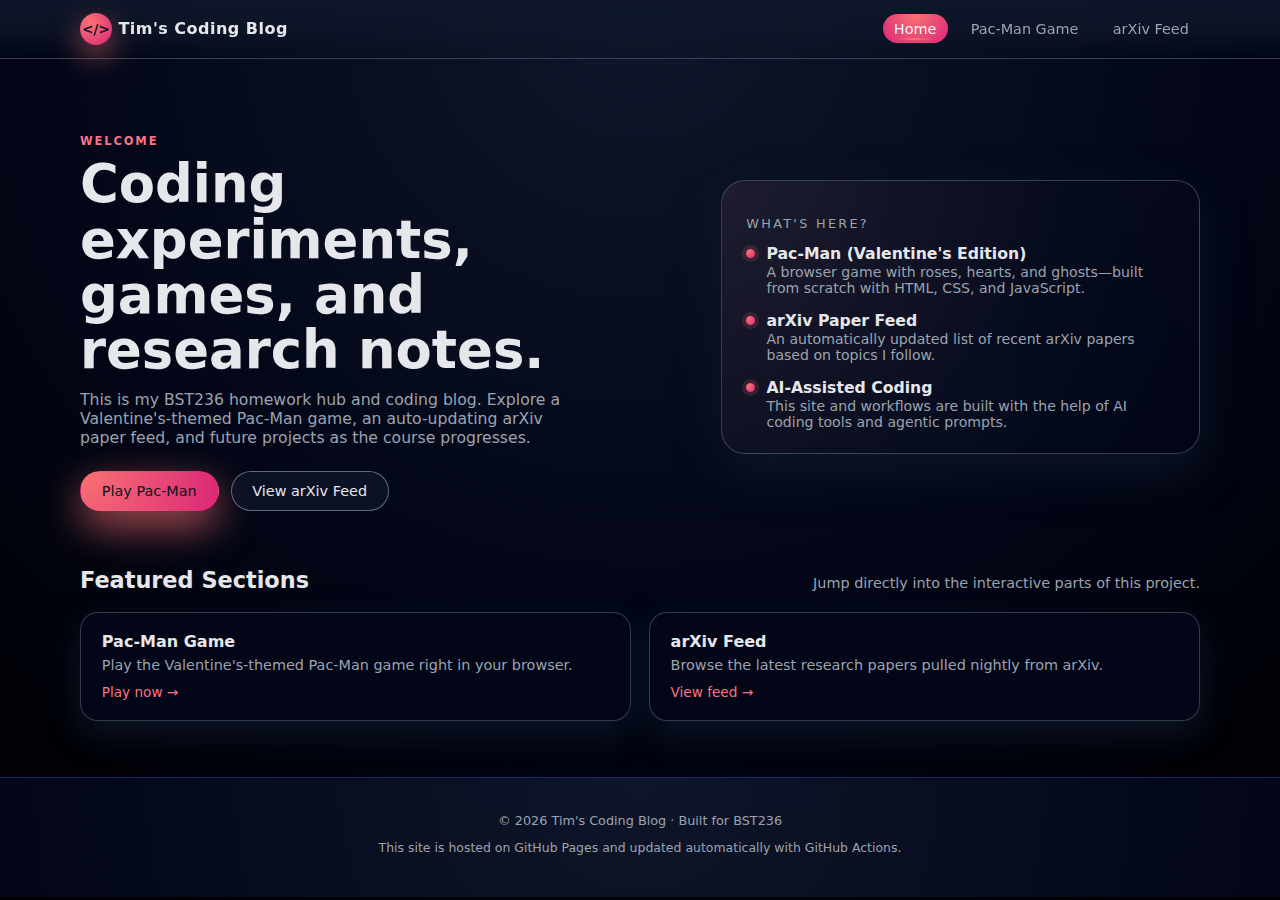
<file: index.html>
<!DOCTYPE html>
<html lang="en">
  <head>
    <meta charset="UTF-8" />
    <meta name="viewport" content="width=device-width, initial-scale=1.0" />
    <title>Tim's Coding Blog</title>
    <link rel="stylesheet" href="styles.css" />
  </head>
  <body>
    <header class="site-header">
      <div class="container header-content">
        <div class="brand">
          <span class="brand-mark">&lt;/&gt;</span>
          <span class="brand-text">Tim's Coding Blog</span>
        </div>
        <nav class="nav">
          <a href="index.html" class="nav-link active">Home</a>
          <a href="pacman.html" class="nav-link">Pac-Man Game</a>
          <a href="arxiv.html" class="nav-link">arXiv Feed</a>
        </nav>
      </div>
    </header>

    <main class="site-main">
      <section class="hero">
        <div class="container hero-grid">
          <div>
            <p class="eyebrow">Welcome</p>
            <h1>Coding experiments, games, and research notes.</h1>
            <p class="hero-text">
              This is my BST236 homework hub and coding blog. Explore a
              Valentine's-themed Pac-Man game, an auto-updating arXiv paper
              feed, and future projects as the course progresses.
            </p>
            <div class="hero-actions">
              <a href="pacman.html" class="btn primary">Play Pac-Man</a>
              <a href="arxiv.html" class="btn ghost">View arXiv Feed</a>
            </div>
          </div>
          <div class="hero-card">
            <p class="hero-card-label">What's here?</p>
            <ul class="hero-list">
              <li>
                <span class="dot"></span>
                <div>
                  <h3>Pac-Man (Valentine's Edition)</h3>
                  <p>
                    A browser game with roses, hearts, and ghosts—built from
                    scratch with HTML, CSS, and JavaScript.
                  </p>
                </div>
              </li>
              <li>
                <span class="dot"></span>
                <div>
                  <h3>arXiv Paper Feed</h3>
                  <p>
                    An automatically updated list of recent arXiv papers based
                    on topics I follow.
                  </p>
                </div>
              </li>
              <li>
                <span class="dot"></span>
                <div>
                  <h3>AI-Assisted Coding</h3>
                  <p>
                    This site and workflows are built with the help of AI
                    coding tools and agentic prompts.
                  </p>
                </div>
              </li>
            </ul>
          </div>
        </div>
      </section>

      <section class="container section">
        <header class="section-header">
          <h2>Featured Sections</h2>
          <p>Jump directly into the interactive parts of this project.</p>
        </header>
        <div class="card-grid">
          <a href="pacman.html" class="card">
            <h3>Pac-Man Game</h3>
            <p>
              Play the Valentine's-themed Pac-Man game right in your browser.
            </p>
            <span class="card-cta">Play now →</span>
          </a>
          <a href="arxiv.html" class="card">
            <h3>arXiv Feed</h3>
            <p>
              Browse the latest research papers pulled nightly from arXiv.
            </p>
            <span class="card-cta">View feed →</span>
          </a>
        </div>
      </section>
    </main>

    <footer class="site-footer">
      <div class="container footer-content">
        <p>© <span id="year"></span> Tim's Coding Blog · Built for BST236</p>
        <p class="footer-note">
          This site is hosted on GitHub Pages and updated automatically with
          GitHub Actions.
        </p>
      </div>
    </footer>

    <script>
      document.getElementById("year").textContent =
        new Date().getFullYear().toString();
    </script>
  </body>
  </html>
</file>
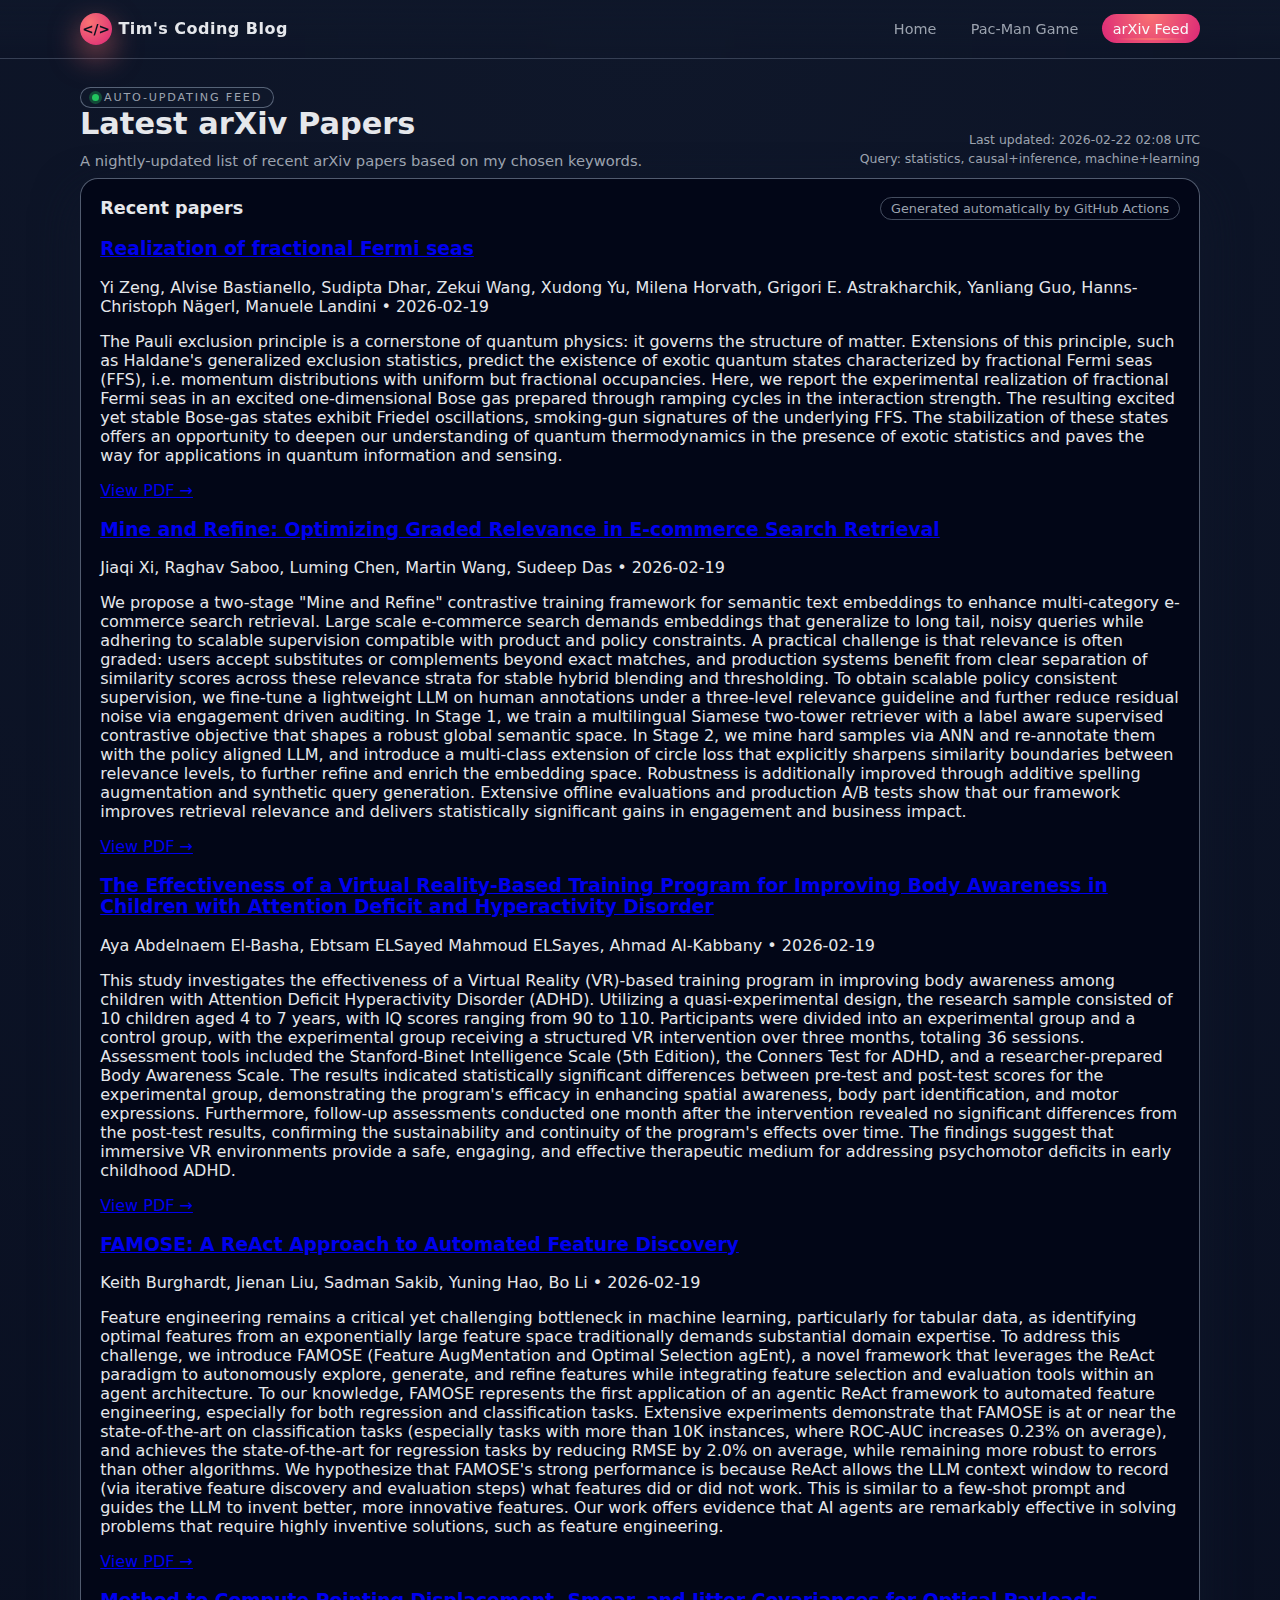
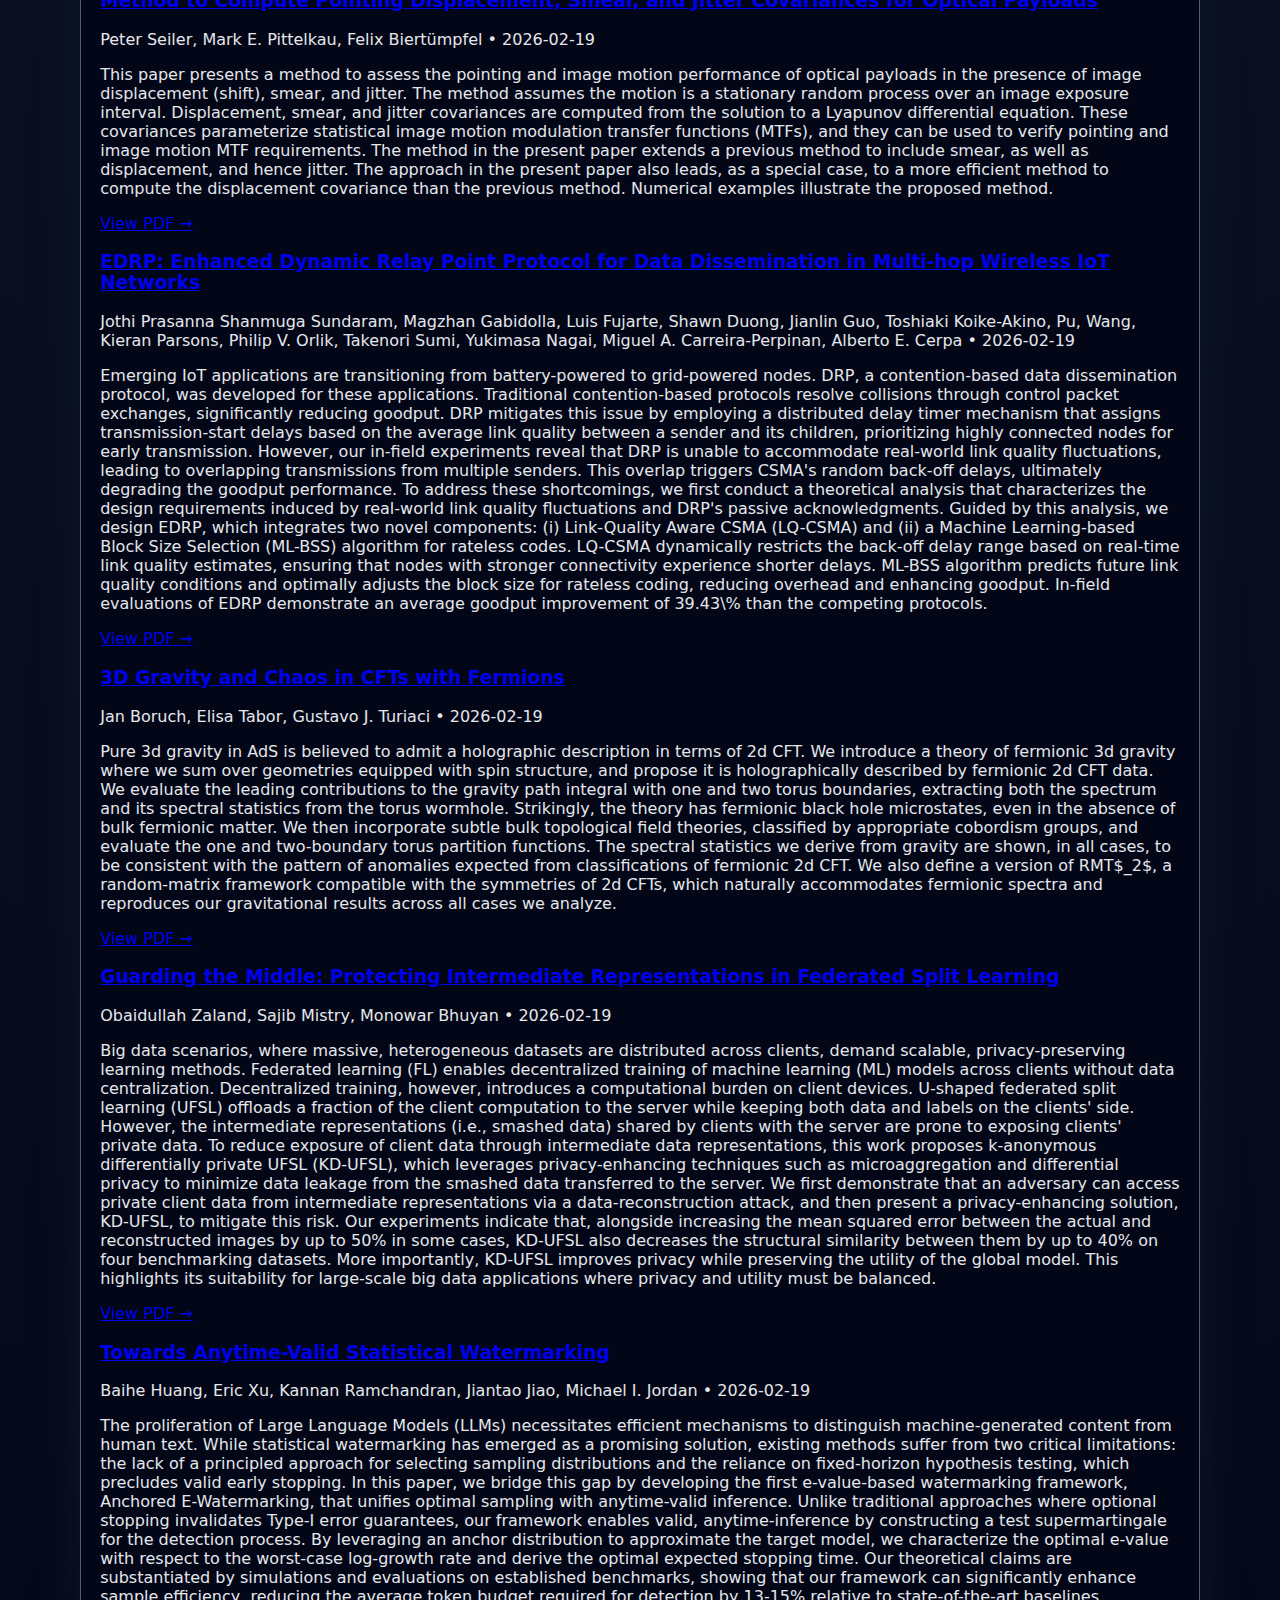
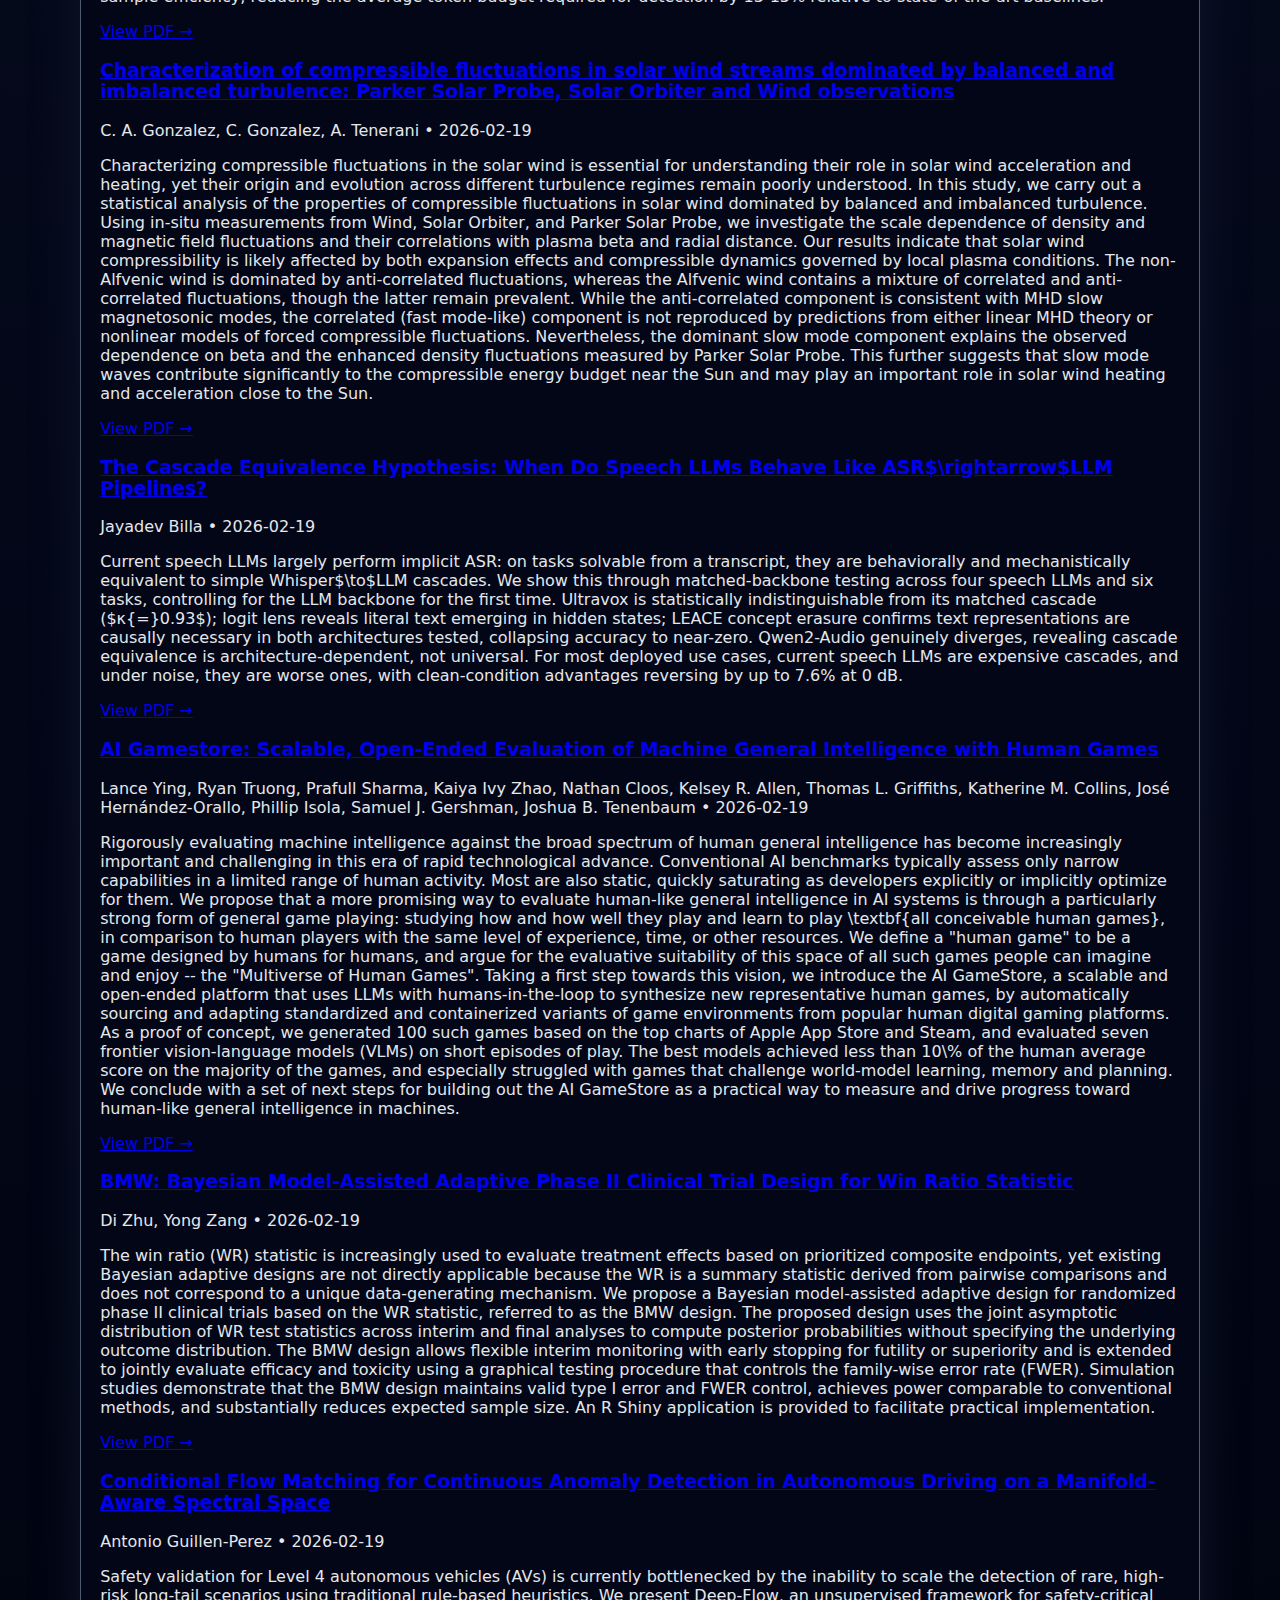
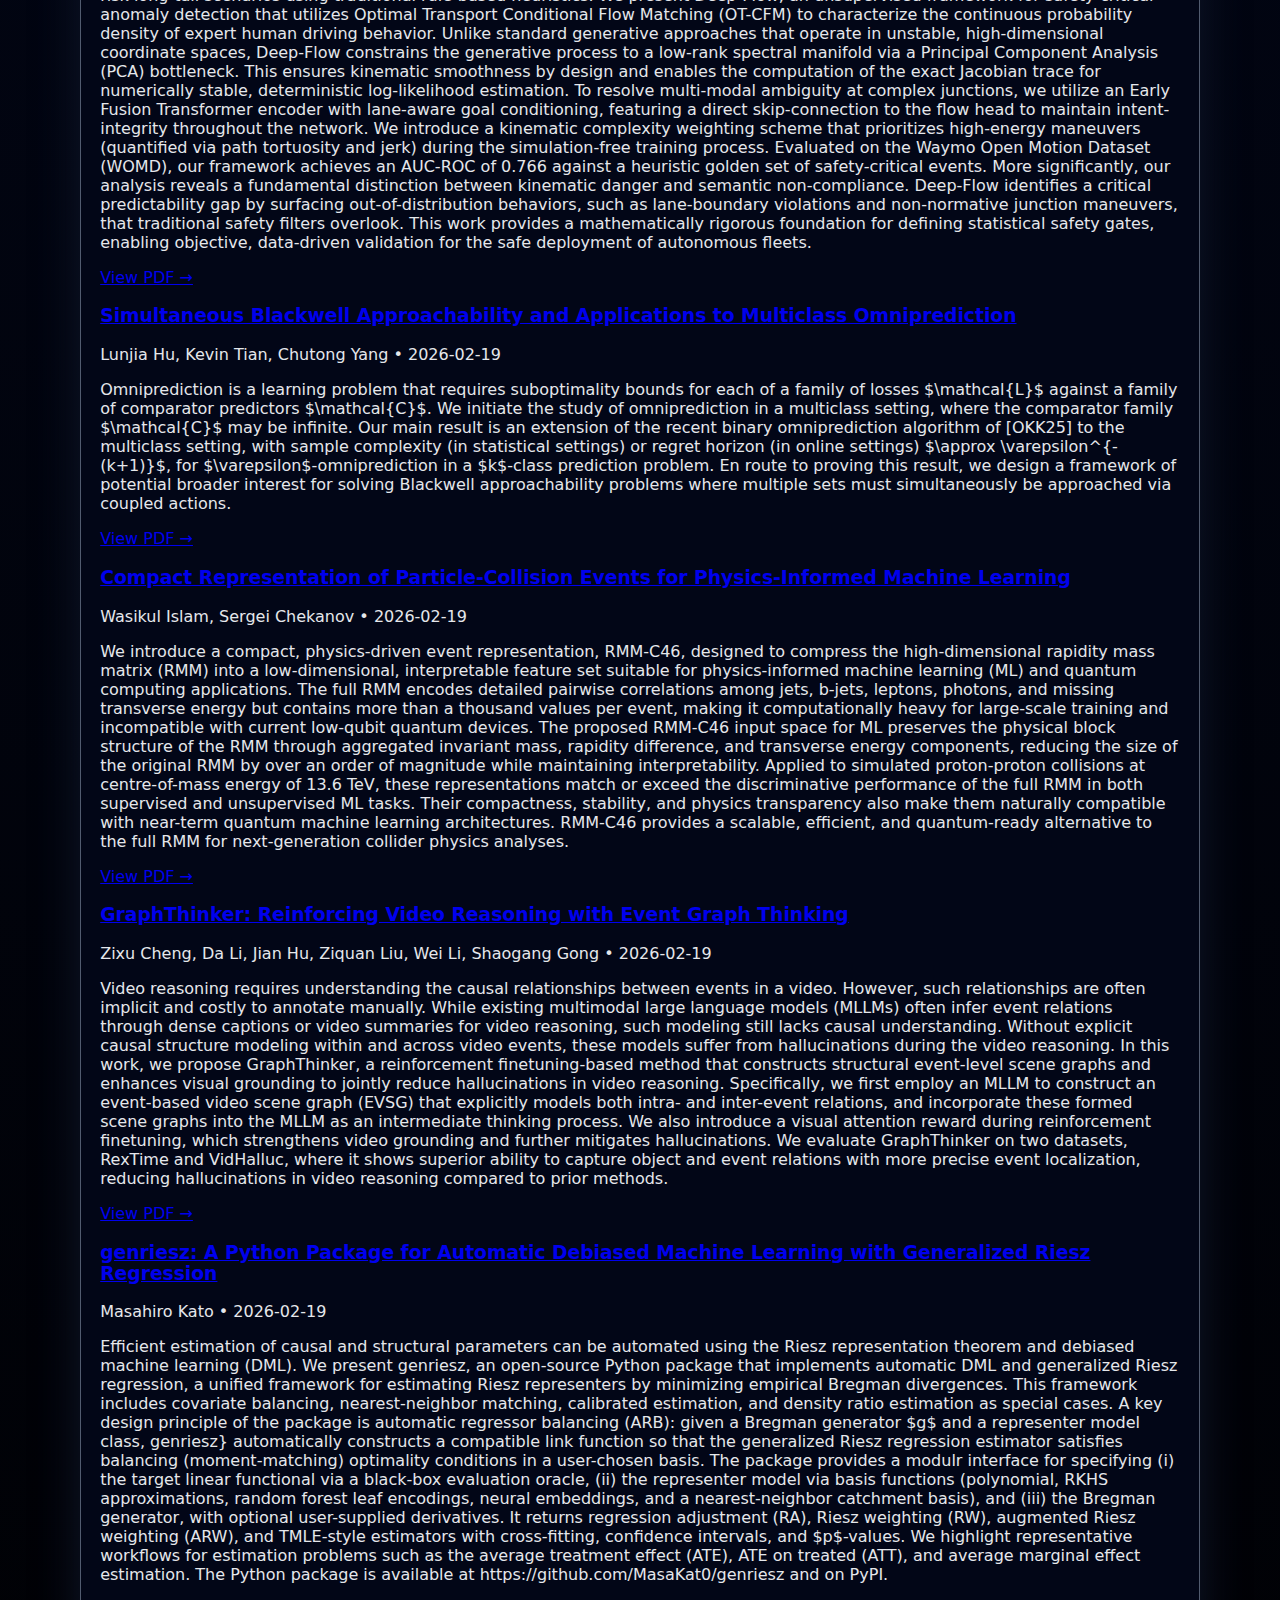
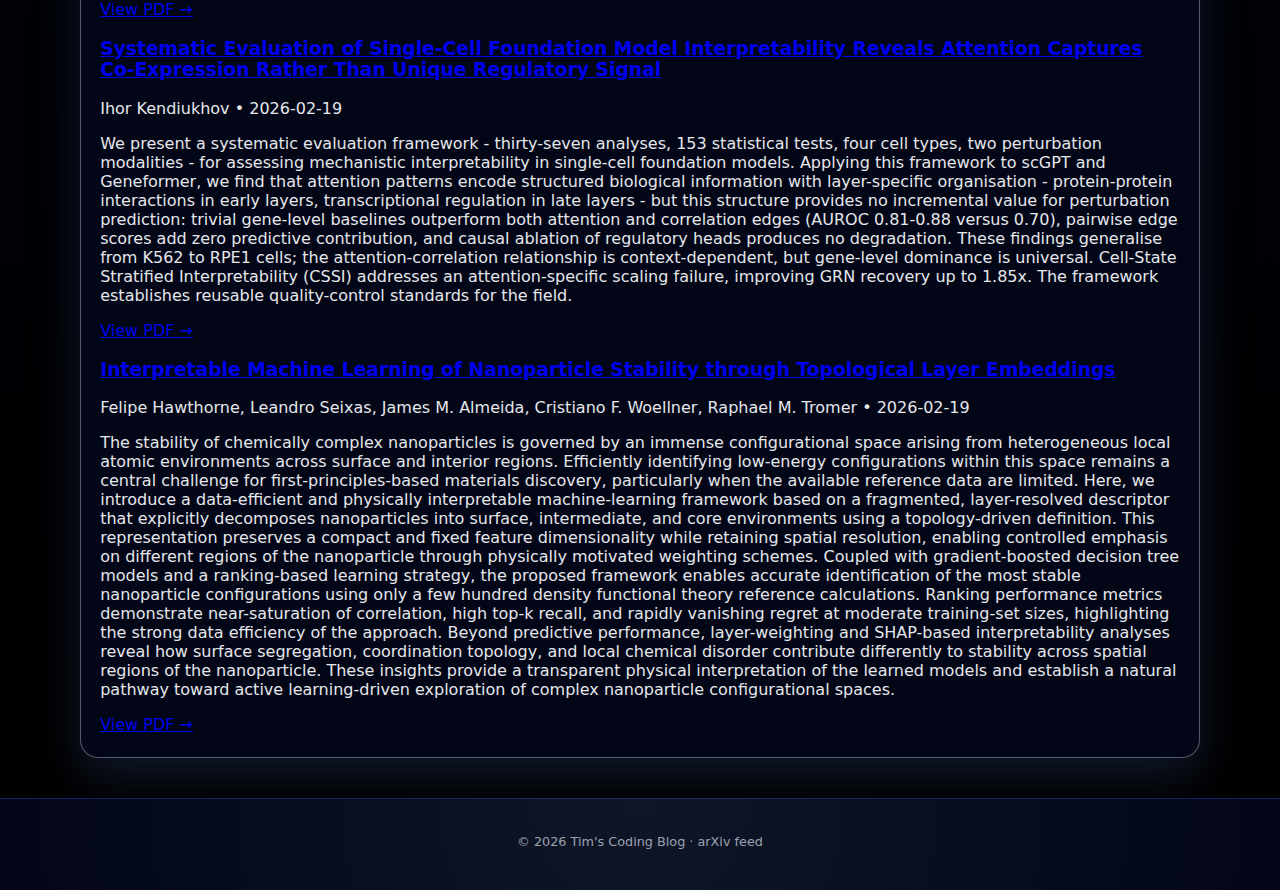
<file: arxiv.html>
<!DOCTYPE html>
<html lang="en">
  <head>
    <meta charset="UTF-8" />
    <meta name="viewport" content="width=device-width, initial-scale=1.0" />
    <title>arXiv Feed · Tim's Coding Blog</title>
    <link rel="stylesheet" href="styles.css" />
  </head>
  <body>
    <header class="site-header">
      <div class="container header-content">
        <div class="brand">
          <span class="brand-mark">&lt;/&gt;</span>
          <span class="brand-text">Tim's Coding Blog</span>
        </div>
        <nav class="nav">
          <a href="index.html" class="nav-link">Home</a>
          <a href="pacman.html" class="nav-link">Pac-Man Game</a>
          <a href="arxiv.html" class="nav-link active">arXiv Feed</a>
        </nav>
      </div>
    </header>

    <main class="page-main">
      <section class="container page-header">
        <div
          style="
            display: flex;
            justify-content: space-between;
            gap: 1rem;
            align-items: flex-end;
          "
        >
          <div>
            <div class="pill">
              <span class="pill-dot"></span>
              <span>Auto-updating feed</span>
            </div>
            <h1>Latest arXiv Papers</h1>
            <p>
              A nightly-updated list of recent arXiv papers based on my chosen
              keywords.
            </p>
          </div>
          <div
            style="
              text-align: right;
              font-size: 0.78rem;
              color: #9ca3af;
              line-height: 1.5;
            "
          >
            <div>Last updated: <span id="last-updated">2026-02-22 02:08 UTC</span></div>
            <div>Query: <span>statistics, causal+inference, machine+learning</span></div>
          </div>
        </div>
      </section>

      <section class="container">
        <div
          style="
            border-radius: 18px;
            border: 1px solid rgba(148, 163, 184, 0.55);
            background: radial-gradient(circle at top, #020617, #020617);
            box-shadow: 0 18px 45px rgba(15, 23, 42, 1);
            padding: 1.1rem 1.2rem 1.4rem;
          "
        >
          <div
            style="
              display: flex;
              justify-content: space-between;
              align-items: center;
              margin-bottom: 0.7rem;
              gap: 0.8rem;
            "
          >
            <h2
              style="
                margin: 0;
                font-size: 1.1rem;
                display: flex;
                align-items: center;
                gap: 0.35rem;
              "
            >
              <span>Recent papers</span>
            </h2>
            <span
              style="
                font-size: 0.8rem;
                color: #9ca3af;
                border-radius: 999px;
                padding: 0.18rem 0.6rem;
                border: 1px solid rgba(148, 163, 184, 0.45);
              "
              >Generated automatically by GitHub Actions</span
            >
          </div>

          <div class="paper-list">
            <article class="paper-card">
  <h3 class="paper-title">
    <a href="https://arxiv.org/pdf/2602.17657v1" target="_blank" rel="noopener noreferrer">
      Realization of fractional Fermi seas
    </a>
  </h3>
  <p class="paper-meta">
    <span class="paper-authors">Yi Zeng, Alvise Bastianello, Sudipta Dhar, Zekui Wang, Xudong Yu, Milena Horvath, Grigori E. Astrakharchik, Yanliang Guo, Hanns-Christoph Nägerl, Manuele Landini</span>
    <span class="paper-dot">•</span>
    <span class="paper-date">2026-02-19</span>
  </p>
  <p class="paper-abstract">The Pauli exclusion principle is a cornerstone of quantum physics: it governs the structure of matter. Extensions of this principle, such as Haldane&#x27;s generalized exclusion statistics, predict the existence of exotic quantum states characterized by fractional Fermi seas (FFS), i.e. momentum distributions with uniform but fractional occupancies. Here, we report the experimental realization of fractional Fermi seas in an excited one-dimensional Bose gas prepared through ramping cycles in the interaction strength. The resulting excited yet stable Bose-gas states exhibit Friedel oscillations, smoking-gun signatures of the underlying FFS. The stabilization of these states offers an opportunity to deepen our understanding of quantum thermodynamics in the presence of exotic statistics and paves the way for applications in quantum information and sensing.</p>
  <a class="paper-link" href="https://arxiv.org/pdf/2602.17657v1" target="_blank" rel="noopener noreferrer">
    View PDF →
  </a>
</article>

<article class="paper-card">
  <h3 class="paper-title">
    <a href="https://arxiv.org/pdf/2602.17654v1" target="_blank" rel="noopener noreferrer">
      Mine and Refine: Optimizing Graded Relevance in E-commerce Search Retrieval
    </a>
  </h3>
  <p class="paper-meta">
    <span class="paper-authors">Jiaqi Xi, Raghav Saboo, Luming Chen, Martin Wang, Sudeep Das</span>
    <span class="paper-dot">•</span>
    <span class="paper-date">2026-02-19</span>
  </p>
  <p class="paper-abstract">We propose a two-stage &quot;Mine and Refine&quot; contrastive training framework for semantic text embeddings to enhance multi-category e-commerce search retrieval. Large scale e-commerce search demands embeddings that generalize to long tail, noisy queries while adhering to scalable supervision compatible with product and policy constraints. A practical challenge is that relevance is often graded: users accept substitutes or complements beyond exact matches, and production systems benefit from clear separation of similarity scores across these relevance strata for stable hybrid blending and thresholding. To obtain scalable policy consistent supervision, we fine-tune a lightweight LLM on human annotations under a three-level relevance guideline and further reduce residual noise via engagement driven auditing. In Stage 1, we train a multilingual Siamese two-tower retriever with a label aware supervised contrastive objective that shapes a robust global semantic space. In Stage 2, we mine hard samples via ANN and re-annotate them with the policy aligned LLM, and introduce a multi-class extension of circle loss that explicitly sharpens similarity boundaries between relevance levels, to further refine and enrich the embedding space. Robustness is additionally improved through additive spelling augmentation and synthetic query generation. Extensive offline evaluations and production A/B tests show that our framework improves retrieval relevance and delivers statistically significant gains in engagement and business impact.</p>
  <a class="paper-link" href="https://arxiv.org/pdf/2602.17654v1" target="_blank" rel="noopener noreferrer">
    View PDF →
  </a>
</article>

<article class="paper-card">
  <h3 class="paper-title">
    <a href="https://arxiv.org/pdf/2602.17649v1" target="_blank" rel="noopener noreferrer">
      The Effectiveness of a Virtual Reality-Based Training Program for Improving Body Awareness in Children with Attention Deficit and Hyperactivity Disorder
    </a>
  </h3>
  <p class="paper-meta">
    <span class="paper-authors">Aya Abdelnaem El-Basha, Ebtsam ELSayed Mahmoud ELSayes, Ahmad Al-Kabbany</span>
    <span class="paper-dot">•</span>
    <span class="paper-date">2026-02-19</span>
  </p>
  <p class="paper-abstract">This study investigates the effectiveness of a Virtual Reality (VR)-based training program in improving body awareness among children with Attention Deficit Hyperactivity Disorder (ADHD). Utilizing a quasi-experimental design, the research sample consisted of 10 children aged 4 to 7 years, with IQ scores ranging from 90 to 110. Participants were divided into an experimental group and a control group, with the experimental group receiving a structured VR intervention over three months, totaling 36 sessions. Assessment tools included the Stanford-Binet Intelligence Scale (5th Edition), the Conners Test for ADHD, and a researcher-prepared Body Awareness Scale. The results indicated statistically significant differences between pre-test and post-test scores for the experimental group, demonstrating the program&#x27;s efficacy in enhancing spatial awareness, body part identification, and motor expressions. Furthermore, follow-up assessments conducted one month after the intervention revealed no significant differences from the post-test results, confirming the sustainability and continuity of the program&#x27;s effects over time. The findings suggest that immersive VR environments provide a safe, engaging, and effective therapeutic medium for addressing psychomotor deficits in early childhood ADHD.</p>
  <a class="paper-link" href="https://arxiv.org/pdf/2602.17649v1" target="_blank" rel="noopener noreferrer">
    View PDF →
  </a>
</article>

<article class="paper-card">
  <h3 class="paper-title">
    <a href="https://arxiv.org/pdf/2602.17641v1" target="_blank" rel="noopener noreferrer">
      FAMOSE: A ReAct Approach to Automated Feature Discovery
    </a>
  </h3>
  <p class="paper-meta">
    <span class="paper-authors">Keith Burghardt, Jienan Liu, Sadman Sakib, Yuning Hao, Bo Li</span>
    <span class="paper-dot">•</span>
    <span class="paper-date">2026-02-19</span>
  </p>
  <p class="paper-abstract">Feature engineering remains a critical yet challenging bottleneck in machine learning, particularly for tabular data, as identifying optimal features from an exponentially large feature space traditionally demands substantial domain expertise. To address this challenge, we introduce FAMOSE (Feature AugMentation and Optimal Selection agEnt), a novel framework that leverages the ReAct paradigm to autonomously explore, generate, and refine features while integrating feature selection and evaluation tools within an agent architecture. To our knowledge, FAMOSE represents the first application of an agentic ReAct framework to automated feature engineering, especially for both regression and classification tasks. Extensive experiments demonstrate that FAMOSE is at or near the state-of-the-art on classification tasks (especially tasks with more than 10K instances, where ROC-AUC increases 0.23% on average), and achieves the state-of-the-art for regression tasks by reducing RMSE by 2.0% on average, while remaining more robust to errors than other algorithms. We hypothesize that FAMOSE&#x27;s strong performance is because ReAct allows the LLM context window to record (via iterative feature discovery and evaluation steps) what features did or did not work. This is similar to a few-shot prompt and guides the LLM to invent better, more innovative features. Our work offers evidence that AI agents are remarkably effective in solving problems that require highly inventive solutions, such as feature engineering.</p>
  <a class="paper-link" href="https://arxiv.org/pdf/2602.17641v1" target="_blank" rel="noopener noreferrer">
    View PDF →
  </a>
</article>

<article class="paper-card">
  <h3 class="paper-title">
    <a href="https://arxiv.org/pdf/2602.17621v1" target="_blank" rel="noopener noreferrer">
      Method to Compute Pointing Displacement, Smear, and Jitter Covariances for Optical Payloads
    </a>
  </h3>
  <p class="paper-meta">
    <span class="paper-authors">Peter Seiler, Mark E. Pittelkau, Felix Biertümpfel</span>
    <span class="paper-dot">•</span>
    <span class="paper-date">2026-02-19</span>
  </p>
  <p class="paper-abstract">This paper presents a method to assess the pointing and image motion performance of optical payloads in the presence of image displacement (shift), smear, and jitter. The method assumes the motion is a stationary random process over an image exposure interval. Displacement, smear, and jitter covariances are computed from the solution to a Lyapunov differential equation. These covariances parameterize statistical image motion modulation transfer functions (MTFs), and they can be used to verify pointing and image motion MTF requirements. The method in the present paper extends a previous method to include smear, as well as displacement, and hence jitter. The approach in the present paper also leads, as a special case, to a more efficient method to compute the displacement covariance than the previous method. Numerical examples illustrate the proposed method.</p>
  <a class="paper-link" href="https://arxiv.org/pdf/2602.17621v1" target="_blank" rel="noopener noreferrer">
    View PDF →
  </a>
</article>

<article class="paper-card">
  <h3 class="paper-title">
    <a href="https://arxiv.org/pdf/2602.17619v1" target="_blank" rel="noopener noreferrer">
      EDRP: Enhanced Dynamic Relay Point Protocol for Data Dissemination in Multi-hop Wireless IoT Networks
    </a>
  </h3>
  <p class="paper-meta">
    <span class="paper-authors">Jothi Prasanna Shanmuga Sundaram, Magzhan Gabidolla, Luis Fujarte, Shawn Duong, Jianlin Guo, Toshiaki Koike-Akino, Pu, Wang, Kieran Parsons, Philip V. Orlik, Takenori Sumi, Yukimasa Nagai, Miguel A. Carreira-Perpinan, Alberto E. Cerpa</span>
    <span class="paper-dot">•</span>
    <span class="paper-date">2026-02-19</span>
  </p>
  <p class="paper-abstract">Emerging IoT applications are transitioning from battery-powered to grid-powered nodes. DRP, a contention-based data dissemination protocol, was developed for these applications. Traditional contention-based protocols resolve collisions through control packet exchanges, significantly reducing goodput. DRP mitigates this issue by employing a distributed delay timer mechanism that assigns transmission-start delays based on the average link quality between a sender and its children, prioritizing highly connected nodes for early transmission. However, our in-field experiments reveal that DRP is unable to accommodate real-world link quality fluctuations, leading to overlapping transmissions from multiple senders. This overlap triggers CSMA&#x27;s random back-off delays, ultimately degrading the goodput performance. To address these shortcomings, we first conduct a theoretical analysis that characterizes the design requirements induced by real-world link quality fluctuations and DRP&#x27;s passive acknowledgments. Guided by this analysis, we design EDRP, which integrates two novel components: (i) Link-Quality Aware CSMA (LQ-CSMA) and (ii) a Machine Learning-based Block Size Selection (ML-BSS) algorithm for rateless codes. LQ-CSMA dynamically restricts the back-off delay range based on real-time link quality estimates, ensuring that nodes with stronger connectivity experience shorter delays. ML-BSS algorithm predicts future link quality conditions and optimally adjusts the block size for rateless coding, reducing overhead and enhancing goodput. In-field evaluations of EDRP demonstrate an average goodput improvement of 39.43\% than the competing protocols.</p>
  <a class="paper-link" href="https://arxiv.org/pdf/2602.17619v1" target="_blank" rel="noopener noreferrer">
    View PDF →
  </a>
</article>

<article class="paper-card">
  <h3 class="paper-title">
    <a href="https://arxiv.org/pdf/2602.17618v1" target="_blank" rel="noopener noreferrer">
      3D Gravity and Chaos in CFTs with Fermions
    </a>
  </h3>
  <p class="paper-meta">
    <span class="paper-authors">Jan Boruch, Elisa Tabor, Gustavo J. Turiaci</span>
    <span class="paper-dot">•</span>
    <span class="paper-date">2026-02-19</span>
  </p>
  <p class="paper-abstract">Pure 3d gravity in AdS is believed to admit a holographic description in terms of 2d CFT. We introduce a theory of fermionic 3d gravity where we sum over geometries equipped with spin structure, and propose it is holographically described by fermionic 2d CFT data. We evaluate the leading contributions to the gravity path integral with one and two torus boundaries, extracting both the spectrum and its spectral statistics from the torus wormhole. Strikingly, the theory has fermionic black hole microstates, even in the absence of bulk fermionic matter. We then incorporate subtle bulk topological field theories, classified by appropriate cobordism groups, and evaluate the one and two-boundary torus partition functions. The spectral statistics we derive from gravity are shown, in all cases, to be consistent with the pattern of anomalies expected from classifications of fermionic 2d CFT. We also define a version of RMT$_2$, a random-matrix framework compatible with the symmetries of 2d CFTs, which naturally accommodates fermionic spectra and reproduces our gravitational results across all cases we analyze.</p>
  <a class="paper-link" href="https://arxiv.org/pdf/2602.17618v1" target="_blank" rel="noopener noreferrer">
    View PDF →
  </a>
</article>

<article class="paper-card">
  <h3 class="paper-title">
    <a href="https://arxiv.org/pdf/2602.17614v1" target="_blank" rel="noopener noreferrer">
      Guarding the Middle: Protecting Intermediate Representations in Federated Split Learning
    </a>
  </h3>
  <p class="paper-meta">
    <span class="paper-authors">Obaidullah Zaland, Sajib Mistry, Monowar Bhuyan</span>
    <span class="paper-dot">•</span>
    <span class="paper-date">2026-02-19</span>
  </p>
  <p class="paper-abstract">Big data scenarios, where massive, heterogeneous datasets are distributed across clients, demand scalable, privacy-preserving learning methods. Federated learning (FL) enables decentralized training of machine learning (ML) models across clients without data centralization. Decentralized training, however, introduces a computational burden on client devices. U-shaped federated split learning (UFSL) offloads a fraction of the client computation to the server while keeping both data and labels on the clients&#x27; side. However, the intermediate representations (i.e., smashed data) shared by clients with the server are prone to exposing clients&#x27; private data. To reduce exposure of client data through intermediate data representations, this work proposes k-anonymous differentially private UFSL (KD-UFSL), which leverages privacy-enhancing techniques such as microaggregation and differential privacy to minimize data leakage from the smashed data transferred to the server. We first demonstrate that an adversary can access private client data from intermediate representations via a data-reconstruction attack, and then present a privacy-enhancing solution, KD-UFSL, to mitigate this risk. Our experiments indicate that, alongside increasing the mean squared error between the actual and reconstructed images by up to 50% in some cases, KD-UFSL also decreases the structural similarity between them by up to 40% on four benchmarking datasets. More importantly, KD-UFSL improves privacy while preserving the utility of the global model. This highlights its suitability for large-scale big data applications where privacy and utility must be balanced.</p>
  <a class="paper-link" href="https://arxiv.org/pdf/2602.17614v1" target="_blank" rel="noopener noreferrer">
    View PDF →
  </a>
</article>

<article class="paper-card">
  <h3 class="paper-title">
    <a href="https://arxiv.org/pdf/2602.17608v1" target="_blank" rel="noopener noreferrer">
      Towards Anytime-Valid Statistical Watermarking
    </a>
  </h3>
  <p class="paper-meta">
    <span class="paper-authors">Baihe Huang, Eric Xu, Kannan Ramchandran, Jiantao Jiao, Michael I. Jordan</span>
    <span class="paper-dot">•</span>
    <span class="paper-date">2026-02-19</span>
  </p>
  <p class="paper-abstract">The proliferation of Large Language Models (LLMs) necessitates efficient mechanisms to distinguish machine-generated content from human text. While statistical watermarking has emerged as a promising solution, existing methods suffer from two critical limitations: the lack of a principled approach for selecting sampling distributions and the reliance on fixed-horizon hypothesis testing, which precludes valid early stopping. In this paper, we bridge this gap by developing the first e-value-based watermarking framework, Anchored E-Watermarking, that unifies optimal sampling with anytime-valid inference. Unlike traditional approaches where optional stopping invalidates Type-I error guarantees, our framework enables valid, anytime-inference by constructing a test supermartingale for the detection process. By leveraging an anchor distribution to approximate the target model, we characterize the optimal e-value with respect to the worst-case log-growth rate and derive the optimal expected stopping time. Our theoretical claims are substantiated by simulations and evaluations on established benchmarks, showing that our framework can significantly enhance sample efficiency, reducing the average token budget required for detection by 13-15% relative to state-of-the-art baselines.</p>
  <a class="paper-link" href="https://arxiv.org/pdf/2602.17608v1" target="_blank" rel="noopener noreferrer">
    View PDF →
  </a>
</article>

<article class="paper-card">
  <h3 class="paper-title">
    <a href="https://arxiv.org/pdf/2602.17606v1" target="_blank" rel="noopener noreferrer">
      Characterization of compressible fluctuations in solar wind streams dominated by balanced and imbalanced turbulence: Parker Solar Probe, Solar Orbiter and Wind observations
    </a>
  </h3>
  <p class="paper-meta">
    <span class="paper-authors">C. A. Gonzalez, C. Gonzalez, A. Tenerani</span>
    <span class="paper-dot">•</span>
    <span class="paper-date">2026-02-19</span>
  </p>
  <p class="paper-abstract">Characterizing compressible fluctuations in the solar wind is essential for understanding their role in solar wind acceleration and heating, yet their origin and evolution across different turbulence regimes remain poorly understood. In this study, we carry out a statistical analysis of the properties of compressible fluctuations in solar wind dominated by balanced and imbalanced turbulence. Using in-situ measurements from Wind, Solar Orbiter, and Parker Solar Probe, we investigate the scale dependence of density and magnetic field fluctuations and their correlations with plasma beta and radial distance. Our results indicate that solar wind compressibility is likely affected by both expansion effects and compressible dynamics governed by local plasma conditions. The non-Alfvenic wind is dominated by anti-correlated fluctuations, whereas the Alfvenic wind contains a mixture of correlated and anti-correlated fluctuations, though the latter remain prevalent. While the anti-correlated component is consistent with MHD slow magnetosonic modes, the correlated (fast mode-like) component is not reproduced by predictions from either linear MHD theory or nonlinear models of forced compressible fluctuations. Nevertheless, the dominant slow mode component explains the observed dependence on beta and the enhanced density fluctuations measured by Parker Solar Probe. This further suggests that slow mode waves contribute significantly to the compressible energy budget near the Sun and may play an important role in solar wind heating and acceleration close to the Sun.</p>
  <a class="paper-link" href="https://arxiv.org/pdf/2602.17606v1" target="_blank" rel="noopener noreferrer">
    View PDF →
  </a>
</article>

<article class="paper-card">
  <h3 class="paper-title">
    <a href="https://arxiv.org/pdf/2602.17598v1" target="_blank" rel="noopener noreferrer">
      The Cascade Equivalence Hypothesis: When Do Speech LLMs Behave Like ASR$\rightarrow$LLM Pipelines?
    </a>
  </h3>
  <p class="paper-meta">
    <span class="paper-authors">Jayadev Billa</span>
    <span class="paper-dot">•</span>
    <span class="paper-date">2026-02-19</span>
  </p>
  <p class="paper-abstract">Current speech LLMs largely perform implicit ASR: on tasks solvable from a transcript, they are behaviorally and mechanistically equivalent to simple Whisper$\to$LLM cascades. We show this through matched-backbone testing across four speech LLMs and six tasks, controlling for the LLM backbone for the first time. Ultravox is statistically indistinguishable from its matched cascade ($κ{=}0.93$); logit lens reveals literal text emerging in hidden states; LEACE concept erasure confirms text representations are causally necessary in both architectures tested, collapsing accuracy to near-zero. Qwen2-Audio genuinely diverges, revealing cascade equivalence is architecture-dependent, not universal. For most deployed use cases, current speech LLMs are expensive cascades, and under noise, they are worse ones, with clean-condition advantages reversing by up to 7.6% at 0 dB.</p>
  <a class="paper-link" href="https://arxiv.org/pdf/2602.17598v1" target="_blank" rel="noopener noreferrer">
    View PDF →
  </a>
</article>

<article class="paper-card">
  <h3 class="paper-title">
    <a href="https://arxiv.org/pdf/2602.17594v1" target="_blank" rel="noopener noreferrer">
      AI Gamestore: Scalable, Open-Ended Evaluation of Machine General Intelligence with Human Games
    </a>
  </h3>
  <p class="paper-meta">
    <span class="paper-authors">Lance Ying, Ryan Truong, Prafull Sharma, Kaiya Ivy Zhao, Nathan Cloos, Kelsey R. Allen, Thomas L. Griffiths, Katherine M. Collins, José Hernández-Orallo, Phillip Isola, Samuel J. Gershman, Joshua B. Tenenbaum</span>
    <span class="paper-dot">•</span>
    <span class="paper-date">2026-02-19</span>
  </p>
  <p class="paper-abstract">Rigorously evaluating machine intelligence against the broad spectrum of human general intelligence has become increasingly important and challenging in this era of rapid technological advance. Conventional AI benchmarks typically assess only narrow capabilities in a limited range of human activity. Most are also static, quickly saturating as developers explicitly or implicitly optimize for them. We propose that a more promising way to evaluate human-like general intelligence in AI systems is through a particularly strong form of general game playing: studying how and how well they play and learn to play \textbf{all conceivable human games}, in comparison to human players with the same level of experience, time, or other resources. We define a &quot;human game&quot; to be a game designed by humans for humans, and argue for the evaluative suitability of this space of all such games people can imagine and enjoy -- the &quot;Multiverse of Human Games&quot;. Taking a first step towards this vision, we introduce the AI GameStore, a scalable and open-ended platform that uses LLMs with humans-in-the-loop to synthesize new representative human games, by automatically sourcing and adapting standardized and containerized variants of game environments from popular human digital gaming platforms. As a proof of concept, we generated 100 such games based on the top charts of Apple App Store and Steam, and evaluated seven frontier vision-language models (VLMs) on short episodes of play. The best models achieved less than 10\% of the human average score on the majority of the games, and especially struggled with games that challenge world-model learning, memory and planning. We conclude with a set of next steps for building out the AI GameStore as a practical way to measure and drive progress toward human-like general intelligence in machines.</p>
  <a class="paper-link" href="https://arxiv.org/pdf/2602.17594v1" target="_blank" rel="noopener noreferrer">
    View PDF →
  </a>
</article>

<article class="paper-card">
  <h3 class="paper-title">
    <a href="https://arxiv.org/pdf/2602.17592v1" target="_blank" rel="noopener noreferrer">
      BMW: Bayesian Model-Assisted Adaptive Phase II Clinical Trial Design for Win Ratio Statistic
    </a>
  </h3>
  <p class="paper-meta">
    <span class="paper-authors">Di Zhu, Yong Zang</span>
    <span class="paper-dot">•</span>
    <span class="paper-date">2026-02-19</span>
  </p>
  <p class="paper-abstract">The win ratio (WR) statistic is increasingly used to evaluate treatment effects based on prioritized composite endpoints, yet existing Bayesian adaptive designs are not directly applicable because the WR is a summary statistic derived from pairwise comparisons and does not correspond to a unique data-generating mechanism. We propose a Bayesian model-assisted adaptive design for randomized phase II clinical trials based on the WR statistic, referred to as the BMW design. The proposed design uses the joint asymptotic distribution of WR test statistics across interim and final analyses to compute posterior probabilities without specifying the underlying outcome distribution. The BMW design allows flexible interim monitoring with early stopping for futility or superiority and is extended to jointly evaluate efficacy and toxicity using a graphical testing procedure that controls the family-wise error rate (FWER). Simulation studies demonstrate that the BMW design maintains valid type I error and FWER control, achieves power comparable to conventional methods, and substantially reduces expected sample size. An R Shiny application is provided to facilitate practical implementation.</p>
  <a class="paper-link" href="https://arxiv.org/pdf/2602.17592v1" target="_blank" rel="noopener noreferrer">
    View PDF →
  </a>
</article>

<article class="paper-card">
  <h3 class="paper-title">
    <a href="https://arxiv.org/pdf/2602.17586v1" target="_blank" rel="noopener noreferrer">
      Conditional Flow Matching for Continuous Anomaly Detection in Autonomous Driving on a Manifold-Aware Spectral Space
    </a>
  </h3>
  <p class="paper-meta">
    <span class="paper-authors">Antonio Guillen-Perez</span>
    <span class="paper-dot">•</span>
    <span class="paper-date">2026-02-19</span>
  </p>
  <p class="paper-abstract">Safety validation for Level 4 autonomous vehicles (AVs) is currently bottlenecked by the inability to scale the detection of rare, high-risk long-tail scenarios using traditional rule-based heuristics. We present Deep-Flow, an unsupervised framework for safety-critical anomaly detection that utilizes Optimal Transport Conditional Flow Matching (OT-CFM) to characterize the continuous probability density of expert human driving behavior. Unlike standard generative approaches that operate in unstable, high-dimensional coordinate spaces, Deep-Flow constrains the generative process to a low-rank spectral manifold via a Principal Component Analysis (PCA) bottleneck. This ensures kinematic smoothness by design and enables the computation of the exact Jacobian trace for numerically stable, deterministic log-likelihood estimation. To resolve multi-modal ambiguity at complex junctions, we utilize an Early Fusion Transformer encoder with lane-aware goal conditioning, featuring a direct skip-connection to the flow head to maintain intent-integrity throughout the network. We introduce a kinematic complexity weighting scheme that prioritizes high-energy maneuvers (quantified via path tortuosity and jerk) during the simulation-free training process. Evaluated on the Waymo Open Motion Dataset (WOMD), our framework achieves an AUC-ROC of 0.766 against a heuristic golden set of safety-critical events. More significantly, our analysis reveals a fundamental distinction between kinematic danger and semantic non-compliance. Deep-Flow identifies a critical predictability gap by surfacing out-of-distribution behaviors, such as lane-boundary violations and non-normative junction maneuvers, that traditional safety filters overlook. This work provides a mathematically rigorous foundation for defining statistical safety gates, enabling objective, data-driven validation for the safe deployment of autonomous fleets.</p>
  <a class="paper-link" href="https://arxiv.org/pdf/2602.17586v1" target="_blank" rel="noopener noreferrer">
    View PDF →
  </a>
</article>

<article class="paper-card">
  <h3 class="paper-title">
    <a href="https://arxiv.org/pdf/2602.17577v1" target="_blank" rel="noopener noreferrer">
      Simultaneous Blackwell Approachability and Applications to Multiclass Omniprediction
    </a>
  </h3>
  <p class="paper-meta">
    <span class="paper-authors">Lunjia Hu, Kevin Tian, Chutong Yang</span>
    <span class="paper-dot">•</span>
    <span class="paper-date">2026-02-19</span>
  </p>
  <p class="paper-abstract">Omniprediction is a learning problem that requires suboptimality bounds for each of a family of losses $\mathcal{L}$ against a family of comparator predictors $\mathcal{C}$. We initiate the study of omniprediction in a multiclass setting, where the comparator family $\mathcal{C}$ may be infinite. Our main result is an extension of the recent binary omniprediction algorithm of [OKK25] to the multiclass setting, with sample complexity (in statistical settings) or regret horizon (in online settings) $\approx \varepsilon^{-(k+1)}$, for $\varepsilon$-omniprediction in a $k$-class prediction problem. En route to proving this result, we design a framework of potential broader interest for solving Blackwell approachability problems where multiple sets must simultaneously be approached via coupled actions.</p>
  <a class="paper-link" href="https://arxiv.org/pdf/2602.17577v1" target="_blank" rel="noopener noreferrer">
    View PDF →
  </a>
</article>

<article class="paper-card">
  <h3 class="paper-title">
    <a href="https://arxiv.org/pdf/2602.17563v1" target="_blank" rel="noopener noreferrer">
      Compact Representation of Particle-Collision Events for Physics-Informed Machine Learning
    </a>
  </h3>
  <p class="paper-meta">
    <span class="paper-authors">Wasikul Islam, Sergei Chekanov</span>
    <span class="paper-dot">•</span>
    <span class="paper-date">2026-02-19</span>
  </p>
  <p class="paper-abstract">We introduce a compact, physics-driven event representation, RMM-C46, designed to compress the high-dimensional rapidity mass matrix (RMM) into a low-dimensional, interpretable feature set suitable for physics-informed machine learning (ML) and quantum computing applications. The full RMM encodes detailed pairwise correlations among jets, b-jets, leptons, photons, and missing transverse energy but contains more than a thousand values per event, making it computationally heavy for large-scale training and incompatible with current low-qubit quantum devices. The proposed RMM-C46 input space for ML preserves the physical block structure of the RMM through aggregated invariant mass, rapidity difference, and transverse energy components, reducing the size of the original RMM by over an order of magnitude while maintaining interpretability. Applied to simulated proton-proton collisions at centre-of-mass energy of 13.6 TeV, these representations match or exceed the discriminative performance of the full RMM in both supervised and unsupervised ML tasks. Their compactness, stability, and physics transparency also make them naturally compatible with near-term quantum machine learning architectures. RMM-C46 provides a scalable, efficient, and quantum-ready alternative to the full RMM for next-generation collider physics analyses.</p>
  <a class="paper-link" href="https://arxiv.org/pdf/2602.17563v1" target="_blank" rel="noopener noreferrer">
    View PDF →
  </a>
</article>

<article class="paper-card">
  <h3 class="paper-title">
    <a href="https://arxiv.org/pdf/2602.17555v1" target="_blank" rel="noopener noreferrer">
      GraphThinker: Reinforcing Video Reasoning with Event Graph Thinking
    </a>
  </h3>
  <p class="paper-meta">
    <span class="paper-authors">Zixu Cheng, Da Li, Jian Hu, Ziquan Liu, Wei Li, Shaogang Gong</span>
    <span class="paper-dot">•</span>
    <span class="paper-date">2026-02-19</span>
  </p>
  <p class="paper-abstract">Video reasoning requires understanding the causal relationships between events in a video. However, such relationships are often implicit and costly to annotate manually. While existing multimodal large language models (MLLMs) often infer event relations through dense captions or video summaries for video reasoning, such modeling still lacks causal understanding. Without explicit causal structure modeling within and across video events, these models suffer from hallucinations during the video reasoning. In this work, we propose GraphThinker, a reinforcement finetuning-based method that constructs structural event-level scene graphs and enhances visual grounding to jointly reduce hallucinations in video reasoning. Specifically, we first employ an MLLM to construct an event-based video scene graph (EVSG) that explicitly models both intra- and inter-event relations, and incorporate these formed scene graphs into the MLLM as an intermediate thinking process. We also introduce a visual attention reward during reinforcement finetuning, which strengthens video grounding and further mitigates hallucinations. We evaluate GraphThinker on two datasets, RexTime and VidHalluc, where it shows superior ability to capture object and event relations with more precise event localization, reducing hallucinations in video reasoning compared to prior methods.</p>
  <a class="paper-link" href="https://arxiv.org/pdf/2602.17555v1" target="_blank" rel="noopener noreferrer">
    View PDF →
  </a>
</article>

<article class="paper-card">
  <h3 class="paper-title">
    <a href="https://arxiv.org/pdf/2602.17543v1" target="_blank" rel="noopener noreferrer">
      genriesz: A Python Package for Automatic Debiased Machine Learning with Generalized Riesz Regression
    </a>
  </h3>
  <p class="paper-meta">
    <span class="paper-authors">Masahiro Kato</span>
    <span class="paper-dot">•</span>
    <span class="paper-date">2026-02-19</span>
  </p>
  <p class="paper-abstract">Efficient estimation of causal and structural parameters can be automated using the Riesz representation theorem and debiased machine learning (DML). We present genriesz, an open-source Python package that implements automatic DML and generalized Riesz regression, a unified framework for estimating Riesz representers by minimizing empirical Bregman divergences. This framework includes covariate balancing, nearest-neighbor matching, calibrated estimation, and density ratio estimation as special cases. A key design principle of the package is automatic regressor balancing (ARB): given a Bregman generator $g$ and a representer model class, genriesz} automatically constructs a compatible link function so that the generalized Riesz regression estimator satisfies balancing (moment-matching) optimality conditions in a user-chosen basis. The package provides a modulr interface for specifying (i) the target linear functional via a black-box evaluation oracle, (ii) the representer model via basis functions (polynomial, RKHS approximations, random forest leaf encodings, neural embeddings, and a nearest-neighbor catchment basis), and (iii) the Bregman generator, with optional user-supplied derivatives. It returns regression adjustment (RA), Riesz weighting (RW), augmented Riesz weighting (ARW), and TMLE-style estimators with cross-fitting, confidence intervals, and $p$-values. We highlight representative workflows for estimation problems such as the average treatment effect (ATE), ATE on treated (ATT), and average marginal effect estimation. The Python package is available at https://github.com/MasaKat0/genriesz and on PyPI.</p>
  <a class="paper-link" href="https://arxiv.org/pdf/2602.17543v1" target="_blank" rel="noopener noreferrer">
    View PDF →
  </a>
</article>

<article class="paper-card">
  <h3 class="paper-title">
    <a href="https://arxiv.org/pdf/2602.17532v1" target="_blank" rel="noopener noreferrer">
      Systematic Evaluation of Single-Cell Foundation Model Interpretability Reveals Attention Captures Co-Expression Rather Than Unique Regulatory Signal
    </a>
  </h3>
  <p class="paper-meta">
    <span class="paper-authors">Ihor Kendiukhov</span>
    <span class="paper-dot">•</span>
    <span class="paper-date">2026-02-19</span>
  </p>
  <p class="paper-abstract">We present a systematic evaluation framework - thirty-seven analyses, 153 statistical tests, four cell types, two perturbation modalities - for assessing mechanistic interpretability in single-cell foundation models. Applying this framework to scGPT and Geneformer, we find that attention patterns encode structured biological information with layer-specific organisation - protein-protein interactions in early layers, transcriptional regulation in late layers - but this structure provides no incremental value for perturbation prediction: trivial gene-level baselines outperform both attention and correlation edges (AUROC 0.81-0.88 versus 0.70), pairwise edge scores add zero predictive contribution, and causal ablation of regulatory heads produces no degradation. These findings generalise from K562 to RPE1 cells; the attention-correlation relationship is context-dependent, but gene-level dominance is universal. Cell-State Stratified Interpretability (CSSI) addresses an attention-specific scaling failure, improving GRN recovery up to 1.85x. The framework establishes reusable quality-control standards for the field.</p>
  <a class="paper-link" href="https://arxiv.org/pdf/2602.17532v1" target="_blank" rel="noopener noreferrer">
    View PDF →
  </a>
</article>

<article class="paper-card">
  <h3 class="paper-title">
    <a href="https://arxiv.org/pdf/2602.17528v1" target="_blank" rel="noopener noreferrer">
      Interpretable Machine Learning of Nanoparticle Stability through Topological Layer Embeddings
    </a>
  </h3>
  <p class="paper-meta">
    <span class="paper-authors">Felipe Hawthorne, Leandro Seixas, James M. Almeida, Cristiano F. Woellner, Raphael M. Tromer</span>
    <span class="paper-dot">•</span>
    <span class="paper-date">2026-02-19</span>
  </p>
  <p class="paper-abstract">The stability of chemically complex nanoparticles is governed by an immense configurational space arising from heterogeneous local atomic environments across surface and interior regions. Efficiently identifying low-energy configurations within this space remains a central challenge for first-principles-based materials discovery, particularly when the available reference data are limited. Here, we introduce a data-efficient and physically interpretable machine-learning framework based on a fragmented, layer-resolved descriptor that explicitly decomposes nanoparticles into surface, intermediate, and core environments using a topology-driven definition. This representation preserves a compact and fixed feature dimensionality while retaining spatial resolution, enabling controlled emphasis on different regions of the nanoparticle through physically motivated weighting schemes. Coupled with gradient-boosted decision tree models and a ranking-based learning strategy, the proposed framework enables accurate identification of the most stable nanoparticle configurations using only a few hundred density functional theory reference calculations. Ranking performance metrics demonstrate near-saturation of correlation, high top-k recall, and rapidly vanishing regret at moderate training-set sizes, highlighting the strong data efficiency of the approach. Beyond predictive performance, layer-weighting and SHAP-based interpretability analyses reveal how surface segregation, coordination topology, and local chemical disorder contribute differently to stability across spatial regions of the nanoparticle. These insights provide a transparent physical interpretation of the learned models and establish a natural pathway toward active learning-driven exploration of complex nanoparticle configurational spaces.</p>
  <a class="paper-link" href="https://arxiv.org/pdf/2602.17528v1" target="_blank" rel="noopener noreferrer">
    View PDF →
  </a>
</article>
          </div>
        </div>
      </section>
    </main>

    <footer class="site-footer">
      <div class="container footer-content">
        <p>© <span id="year"></span> Tim's Coding Blog · arXiv feed</p>
      </div>
    </footer>

    <script>
      document.getElementById("year").textContent =
        new Date().getFullYear().toString();
    </script>
  </body>
  </html>
</file>
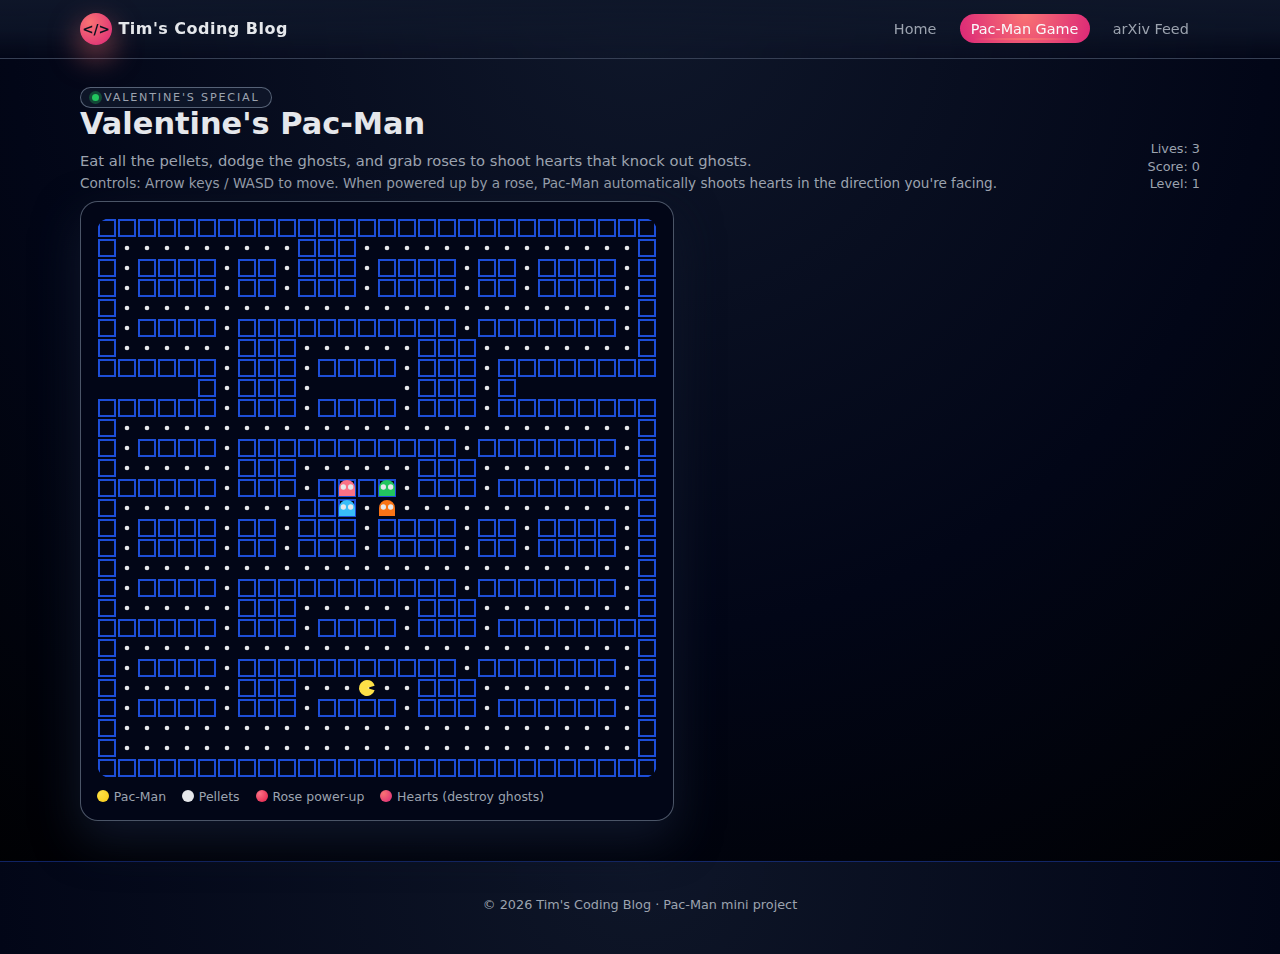
<file: pacman.html>
<!DOCTYPE html>
<html lang="en">
  <head>
    <meta charset="UTF-8" />
    <meta name="viewport" content="width=device-width, initial-scale=1.0" />
    <title>Valentine's Pac-Man · Tim's Coding Blog</title>
    <link rel="stylesheet" href="styles.css" />
    <link rel="stylesheet" href="pacman.css" />
  </head>
  <body>
    <header class="site-header">
      <div class="container header-content">
        <div class="brand">
          <span class="brand-mark">&lt;/&gt;</span>
          <span class="brand-text">Tim's Coding Blog</span>
        </div>
        <nav class="nav">
          <a href="index.html" class="nav-link">Home</a>
          <a href="pacman.html" class="nav-link active">Pac-Man Game</a>
          <a href="arxiv.html" class="nav-link">arXiv Feed</a>
        </nav>
      </div>
    </header>

    <main class="page-main">
      <section class="container page-header">
        <div style="display: flex; justify-content: space-between; gap: 1rem">
          <div>
            <div class="pill">
              <span class="pill-dot"></span>
              <span>Valentine's Special</span>
            </div>
            <h1>Valentine's Pac-Man</h1>
            <p>
              Eat all the pellets, dodge the ghosts, and grab roses to shoot
              hearts that knock out ghosts.
            </p>
            <p style="margin-top: 0.4rem; font-size: 0.85rem; color: #9ca3af">
              Controls: Arrow keys / WASD to move. When powered up by a rose,
              Pac-Man automatically shoots hearts in the direction you're
              facing.
            </p>
          </div>
          <div
            style="
              text-align: right;
              display: flex;
              flex-direction: column;
              justify-content: flex-end;
              gap: 0.15rem;
              font-size: 0.8rem;
              color: #9ca3af;
            "
          >
            <span>Lives: <span id="lives">3</span></span>
            <span>Score: <span id="score">0</span></span>
            <span>Level: <span id="level">1</span></span>
          </div>
        </div>
      </section>

      <section class="container">
        <div class="game-shell">
          <canvas id="game" width="560" height="560"></canvas>
          <div class="game-overlay hidden" id="overlay">
            <div class="overlay-card">
              <h2 id="overlay-title">Valentine's Pac-Man</h2>
              <p id="overlay-message">
                Eat all the pellets, avoid the ghosts, and collect roses to
                shoot hearts!
              </p>
              <button id="start-btn" class="btn primary">
                Start / Restart Game
              </button>
            </div>
          </div>
          <div class="game-legend">
            <div class="legend-item">
              <span class="legend-swatch pac"></span>
              <span>Pac-Man</span>
            </div>
            <div class="legend-item">
              <span class="legend-swatch pellet"></span>
              <span>Pellets</span>
            </div>
            <div class="legend-item">
              <span class="legend-swatch rose"></span>
              <span>Rose power-up</span>
            </div>
            <div class="legend-item">
              <span class="legend-swatch heart"></span>
              <span>Hearts (destroy ghosts)</span>
            </div>
          </div>
        </div>
      </section>
    </main>

    <footer class="site-footer">
      <div class="container footer-content">
        <p>© <span id="year"></span> Tim's Coding Blog · Pac-Man mini project</p>
      </div>
    </footer>

    <script src="pacman.js"></script>
    <script>
      document.getElementById("year").textContent =
        new Date().getFullYear().toString();
    </script>
  </body>
  </html>
</file>
<file: styles.css>
:root {
  --bg: #050816;
  --bg-elevated: #0b1020;
  --bg-soft: #111827;
  --accent: #f97373;
  --accent-soft: rgba(249, 115, 115, 0.15);
  --accent-secondary: #fb7185;
  --text: #e5e7eb;
  --muted: #9ca3af;
  --border-subtle: rgba(148, 163, 184, 0.35);
  --radius-lg: 18px;
  --radius-xl: 24px;
  --shadow-soft: 0 18px 45px rgba(15, 23, 42, 0.85);
}

*,
*::before,
*::after {
  box-sizing: border-box;
}

html,
body {
  margin: 0;
  padding: 0;
  font-family: system-ui, -apple-system, BlinkMacSystemFont, "SF Pro Text",
    "Segoe UI", sans-serif;
  color: var(--text);
  background: radial-gradient(circle at top, #0f172a 0, #020617 55%, #000 100%);
  min-height: 100%;
}

body {
  display: flex;
  flex-direction: column;
}

.container {
  width: min(1120px, 100% - 3rem);
  margin-inline: auto;
}

.site-header {
  position: sticky;
  top: 0;
  z-index: 20;
  backdrop-filter: blur(16px);
  background: linear-gradient(
    to bottom,
    rgba(15, 23, 42, 0.95),
    rgba(15, 23, 42, 0.75),
    transparent
  );
  border-bottom: 1px solid rgba(148, 163, 184, 0.3);
}

.header-content {
  display: flex;
  align-items: center;
  justify-content: space-between;
  padding-block: 0.8rem;
}

.brand {
  display: flex;
  align-items: center;
  gap: 0.4rem;
}

.brand-mark {
  display: inline-flex;
  align-items: center;
  justify-content: center;
  width: 32px;
  height: 32px;
  border-radius: 999px;
  background: radial-gradient(circle at 30% 30%, #f97373, #db2777);
  color: #0b1120;
  font-size: 0.85rem;
  font-weight: 700;
  box-shadow: 0 12px 30px rgba(248, 113, 113, 0.6);
}

.brand-text {
  font-weight: 600;
  letter-spacing: 0.03em;
}

.nav {
  display: flex;
  gap: 0.75rem;
}

.nav-link {
  position: relative;
  padding: 0.4rem 0.7rem;
  border-radius: 999px;
  text-decoration: none;
  color: var(--muted);
  font-size: 0.9rem;
  transition: color 0.2s ease, background-color 0.2s ease, transform 0.12s ease;
}

.nav-link::after {
  content: "";
  position: absolute;
  left: 0.9rem;
  right: 0.9rem;
  bottom: 0.2rem;
  height: 2px;
  background: radial-gradient(circle at center, var(--accent), transparent);
  border-radius: 999px;
  opacity: 0;
  transform: scaleX(0.6);
  transition: opacity 0.16s ease, transform 0.16s ease;
}

.nav-link:hover {
  color: var(--text);
  background-color: rgba(15, 23, 42, 0.75);
  transform: translateY(-1px);
}

.nav-link.active {
  color: #f9fafb;
  background: radial-gradient(circle at top, #f97373, #db2777);
}

.nav-link.active::after {
  opacity: 1;
  transform: scaleX(1);
}

.site-main {
  flex: 1;
  padding-block: 2.5rem 3.5rem;
}

.hero {
  padding-block: 1.5rem 2.5rem;
}

.hero-grid {
  display: grid;
  grid-template-columns: minmax(0, 1.4fr) minmax(0, 1.1fr);
  gap: 2rem;
  align-items: center;
}

.eyebrow {
  text-transform: uppercase;
  letter-spacing: 0.16em;
  font-size: 0.72rem;
  color: var(--accent-secondary);
  font-weight: 600;
  margin-bottom: 0.5rem;
}

h1 {
  font-size: clamp(2.25rem, 3vw + 1.5rem, 3.3rem);
  line-height: 1.05;
  margin: 0 0 0.75rem;
}

.hero-text {
  margin: 0;
  color: var(--muted);
  font-size: 0.98rem;
  max-width: 32rem;
}

.hero-actions {
  display: flex;
  flex-wrap: wrap;
  gap: 0.75rem;
  margin-top: 1.5rem;
}

.btn {
  display: inline-flex;
  align-items: center;
  justify-content: center;
  padding: 0.68rem 1.3rem;
  border-radius: 999px;
  font-size: 0.9rem;
  font-weight: 500;
  text-decoration: none;
  border: 1px solid transparent;
  cursor: pointer;
  transition: transform 0.12s ease, box-shadow 0.12s ease,
    background-color 0.12s ease, border-color 0.12s ease, color 0.12s ease;
}

.btn.primary {
  background: radial-gradient(circle at top left, #f97373, #db2777);
  color: #0b1120;
  box-shadow: 0 15px 40px rgba(248, 113, 113, 0.7);
}

.btn.primary:hover {
  transform: translateY(-2px);
  box-shadow: 0 18px 45px rgba(248, 113, 113, 0.9);
}

.btn.ghost {
  border-color: rgba(148, 163, 184, 0.6);
  color: var(--text);
  background: rgba(15, 23, 42, 0.7);
}

.btn.ghost:hover {
  border-color: rgba(248, 113, 113, 0.9);
  background: rgba(15, 23, 42, 0.95);
}

.hero-card {
  background: radial-gradient(circle at top left, #0f172a, #020617);
  border-radius: var(--radius-xl);
  padding: 1.4rem 1.5rem;
  border: 1px solid var(--border-subtle);
  box-shadow: var(--shadow-soft);
  position: relative;
  overflow: hidden;
}

.hero-card::before {
  content: "";
  position: absolute;
  inset: -60%;
  background:
    radial-gradient(circle at 0% 0%, rgba(248, 113, 113, 0.16), transparent 55%),
    radial-gradient(circle at 120% -10%, rgba(219, 39, 119, 0.18), transparent
          45%);
  opacity: 0.85;
  pointer-events: none;
}

.hero-card > * {
  position: relative;
  z-index: 1;
}

.hero-card-label {
  font-size: 0.8rem;
  text-transform: uppercase;
  letter-spacing: 0.18em;
  color: var(--muted);
  margin-bottom: 0.8rem;
}

.hero-list {
  list-style: none;
  margin: 0;
  padding: 0;
  display: flex;
  flex-direction: column;
  gap: 0.9rem;
}

.hero-list li {
  display: grid;
  grid-template-columns: auto minmax(0, 1fr);
  gap: 0.7rem;
  align-items: flex-start;
}

.hero-list h3 {
  margin: 0 0 0.1rem;
  font-size: 0.98rem;
}

.hero-list p {
  margin: 0;
  font-size: 0.88rem;
  color: var(--muted);
}

.dot {
  width: 9px;
  height: 9px;
  border-radius: 999px;
  background: radial-gradient(circle at 30% 30%, #f97373, #db2777);
  box-shadow: 0 0 0 4px var(--accent-soft);
  margin-top: 0.35rem;
}

.section {
  margin-top: 1rem;
}

.section-header {
  display: flex;
  align-items: baseline;
  justify-content: space-between;
  gap: 1.5rem;
  margin-bottom: 1.2rem;
}

.section-header h2 {
  margin: 0;
  font-size: 1.4rem;
}

.section-header p {
  margin: 0;
  color: var(--muted);
  font-size: 0.9rem;
}

.card-grid {
  display: grid;
  grid-template-columns: repeat(auto-fit, minmax(230px, 1fr));
  gap: 1.1rem;
}

.card {
  display: block;
  padding: 1.2rem 1.3rem 1.15rem;
  border-radius: var(--radius-lg);
  border: 1px solid var(--border-subtle);
  background: radial-gradient(circle at top left, #020617, #020617);
  text-decoration: none;
  color: var(--text);
  box-shadow: 0 12px 32px rgba(15, 23, 42, 0.85);
  transition: transform 0.14s ease, box-shadow 0.14s ease,
    border-color 0.12s ease, background 0.16s ease;
}

.card h3 {
  margin: 0 0 0.35rem;
  font-size: 1rem;
}

.card p {
  margin: 0 0 0.6rem;
  font-size: 0.9rem;
  color: var(--muted);
}

.card-cta {
  font-size: 0.85rem;
  color: var(--accent-secondary);
}

.card:hover {
  transform: translateY(-3px);
  border-color: rgba(248, 113, 113, 0.85);
  background: radial-gradient(circle at top left, #020617, #020617);
  box-shadow: 0 20px 45px rgba(15, 23, 42, 1);
}

.site-footer {
  border-top: 1px solid rgba(30, 64, 175, 0.5);
  padding-block: 1.4rem 1.8rem;
  background: radial-gradient(circle at top, rgba(15, 23, 42, 0.95), #020617);
}

.footer-content {
  text-align: center;
  font-size: 0.8rem;
  color: var(--muted);
}

.footer-note {
  margin-top: 0.2rem;
  font-size: 0.78rem;
}

/* Pac-Man page shared layout tweaks */
.page-header {
  padding-block: 1.2rem 0.6rem;
}

.page-header h1 {
  font-size: 1.9rem;
}

.page-header p {
  margin: 0.25rem 0 0;
  color: var(--muted);
  font-size: 0.92rem;
}

.page-main {
  padding-block: 0.5rem 2.5rem;
}

.pill {
  display: inline-flex;
  align-items: center;
  gap: 0.3rem;
  padding: 0.18rem 0.7rem;
  border-radius: 999px;
  background: rgba(15, 23, 42, 0.85);
  border: 1px solid rgba(148, 163, 184, 0.55);
  color: var(--muted);
  font-size: 0.7rem;
  text-transform: uppercase;
  letter-spacing: 0.16em;
}

.pill-dot {
  width: 7px;
  height: 7px;
  border-radius: 999px;
  background: #22c55e;
  box-shadow: 0 0 0 3px rgba(34, 197, 94, 0.3);
}

@media (max-width: 800px) {
  .header-content {
    padding-block: 0.75rem;
  }

  .nav {
    gap: 0.4rem;
  }

  .nav-link {
    padding-inline: 0.6rem;
  }

  .hero-grid {
    grid-template-columns: minmax(0, 1fr);
  }

  .hero-card {
    order: -1;
  }
}

@media (max-width: 560px) {
  .container {
    width: min(100% - 2.1rem, 560px);
  }

  .nav {
    display: none;
  }

  .section-header {
    flex-direction: column;
    align-items: flex-start;
  }
}
</file>
<file: pacman.css>
.game-shell {
  position: relative;
  display: inline-flex;
  flex-direction: column;
  gap: 0.5rem;
  padding: 1rem;
  border-radius: 18px;
  border: 1px solid rgba(148, 163, 184, 0.5);
  background: radial-gradient(circle at top, #020617, #020617);
  box-shadow: 0 18px 45px rgba(15, 23, 42, 1);
}

canvas#game {
  border-radius: 14px;
  background: radial-gradient(circle at top, #020617, #020617);
}

.game-overlay {
  position: absolute;
  inset: 1rem;
  display: flex;
  align-items: center;
  justify-content: center;
  background: radial-gradient(
    circle at 20% 0%,
    rgba(248, 113, 113, 0.22),
    rgba(15, 23, 42, 0.98)
  );
  border-radius: 14px;
  backdrop-filter: blur(6px);
}

.game-overlay.hidden {
  display: none;
}

.overlay-card {
  text-align: center;
  max-width: 320px;
  padding: 1.4rem 1.6rem 1.3rem;
  border-radius: 16px;
  border: 1px solid rgba(248, 113, 113, 0.6);
  background: rgba(15, 23, 42, 0.96);
  box-shadow: 0 18px 40px rgba(15, 23, 42, 1);
}

.overlay-card h2 {
  margin: 0 0 0.4rem;
  font-size: 1.3rem;
}

.overlay-card p {
  margin: 0 0 0.8rem;
  font-size: 0.9rem;
  color: #cbd5f5;
}

.game-legend {
  display: flex;
  flex-wrap: wrap;
  gap: 0.6rem 1rem;
  margin-top: 0.2rem;
  font-size: 0.78rem;
  color: #9ca3af;
}

.legend-item {
  display: inline-flex;
  align-items: center;
  gap: 0.3rem;
}

.legend-swatch {
  width: 12px;
  height: 12px;
  border-radius: 3px;
}

.legend-swatch.pac {
  border-radius: 999px;
  background: radial-gradient(circle at 30% 30%, #fde047, #facc15);
}

.legend-swatch.pellet {
  border-radius: 999px;
  background: #e5e7eb;
}

.legend-swatch.rose {
  border-radius: 999px;
  background: radial-gradient(circle at 30% 30%, #fb7185, #e11d48);
}

.legend-swatch.heart {
  border-radius: 999px;
  background: radial-gradient(circle at 30% 30%, #f97373, #db2777);
}

@media (max-width: 640px) {
  .game-shell {
    padding: 0.75rem;
  }

  canvas#game {
    width: 100%;
    height: auto;
  }
}
</file>
